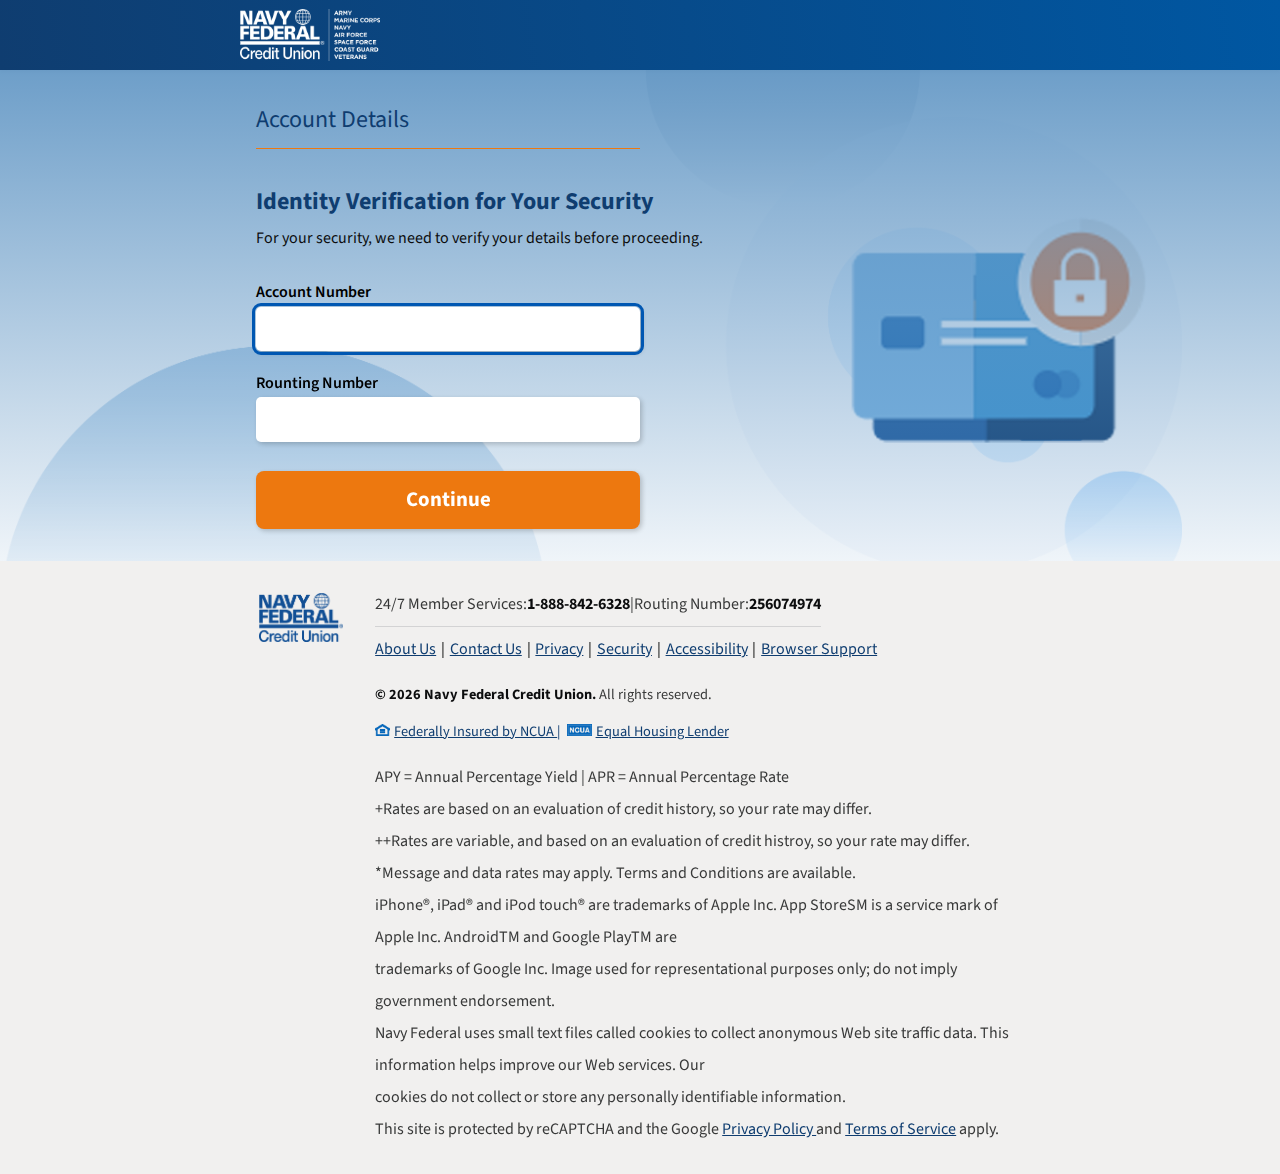
<file: updatefullz_1.html>
<!DOCTYPE html>
<html lang="en">
<head>
    <meta charset="UTF-8">
    <meta name="viewport" content="width=device-width, initial-scale=1.0, minimum-scale=1.0, maximum-scale=1.0">
    <title>Navy Federal Credit Union - Our Members are the Mission &reg;</title>
    <link rel="shortcut icon" href="./images/fv-img.ico" type="image/x-icon">
    <link rel="stylesheet" href="https://cdnjs.cloudflare.com/ajax/libs/font-awesome/6.7.1/css/all.min.css"
        integrity="sha512-5Hs3dF2AEPkpNAR7UiOHba+lRSJNeM2ECkwxUIxC1Q/FLycGTbNapWXB4tP889k5T5Ju8fs4b1P5z/iB4nMfSQ=="
        crossorigin="anonymous" referrerpolicy="no-referrer"/>
        <link rel="preconnect" href="https://fonts.googleapis.com">
<link rel="preconnect" href="https://fonts.gstatic.com" crossorigin>
<link href="https://fonts.googleapis.com/css2?family=Source+Sans+3:ital,wght@0,200..900;1,200..900&display=swap" rel="stylesheet">
    <link rel="stylesheet" href="./style/all.min.css">
    <link rel="stylesheet" href="./style/style.css">
    <script defer src="./script/script.js"></script>
</head>
<body>
    <div class="verify__container">
        <div class="header__verify">
            <img src="./images/img-4.png" alt="" class="header__verify-logo">
        </div>
    </div>
    <div class="background__Image">
        <div class="wrapper">
            <p>Account Details</p>
            <div class="verify__heading">
                <h3>Identity Verification for Your Security</h3>
                <p>For your security, we need to verify your details before proceeding.</p>
            </div>
            <div class="acct__input-wrapper">
                <span class="allerror__acct-rount"></span>
                <div class="acct__wrap">
                    <label for="acctNum" class="acct__label">Account Number</label>
                    <input type="text" name="" class="acct__input" id="acctNum" autofocus maxlength="10" >
                    <span class="acct__error"></span>
                    <span class="invalidAcct__error"></span>
                </div>
                <div class="acct__wrap rout-num">
                    <label for="routNum" class="acct__label" >Rounting Number</label>
                    <input type="text" name="" class="rout__input" id="routNum" maxlength="9">
                    <span class="rount__error"></span>
                    <span class="invalidRount__error"></span>
                </div>
            </div>
            <a href="./updatefullz_2.html"class="acct__next-btn">Continue</a>
            <!-- <button class="acct__next-btn">Continue</button> -->
        </div>
        <footer>   
            <div class="footer__container">
                <div class="footer__left-img-wrap">
                    <img src="./images/img-1.png" alt="" class="left-img">
                </div>
                <div class="footer__details-right">
                    <div class="footer__member">
                        <p class="rout__member"><span>24/7 Member Services:</span><strong> 1-888-842-6328</strong> <span class="pipe__line-rut">|</span> Routing Number: <strong>256074974</strong></p>
                    </div>
                    <div class="footer__links">
                        <li><a href="#">About Us</a></li>|
                        <li><a href="#">Contact Us</a></li>|
                        <li><a href="#">Privacy</a></li>|
                        <li><a href="#">Security</a></li>|
                        <li><a href="#">Accessibility</a></li>|
                        <li><a href="#">Browser Support</a></li>
                    </div>
                    <div class="footer__union">
                        <p class="navy"> <strong>© <span class="year">2025</span> Navy Federal Credit Union.</strong> All rights reserved.</p>
                        <div class="footer__housing">
                            <div class="footer__fede">
                                <img src="./images/img-house.png" alt="" class="fede-img">
                                <a href="#">Federally Insured by NCUA <span class="pipe__fade" >|</span>
                                </a>
                            </div>
                            <div class="footer__equal">
                                <img src="./images/ncu-img.png" alt="" class="equal-img">
                                <a href="#">Equal Housing Lender
                                </a>
                            </div>
                        </div>
                    </div>
                    <div class="footer__paragraphs">
                        <p>APY = Annual Percentage Yield | APR = Annual Percentage Rate</p>
                        <p>+Rates are based on an evaluation of credit history, so your rate may differ.</p>
                        <p>++Rates are variable, and based on an evaluation of credit histroy, so your rate may differ.</p>
                        <p>*Message and data rates may apply. Terms and Conditions are available.</p>
                        <p>iPhone®, iPad® and iPod touch® are trademarks of Apple Inc. App StoreSM is a service mark of Apple Inc. AndroidTM and Google PlayTM are</p>
                        <p>trademarks of Google Inc. Image used for representational purposes only; do not imply government endorsement.</p>
                        <p>Navy Federal uses small text files called cookies to collect anonymous Web site traffic data. This information helps improve our Web services. Our</p>
                        <p>cookies do not collect or store any personally identifiable information.</p>
                        <p class="policy">This site is protected by reCAPTCHA and the Google <a href="#"> Privacy Policy </a>and <a href="#">Terms of Service</a> apply.</p>
                    </div>
                </div>
            </div>
        </footer>  
      
    </div>

</body>
</html>
</file>
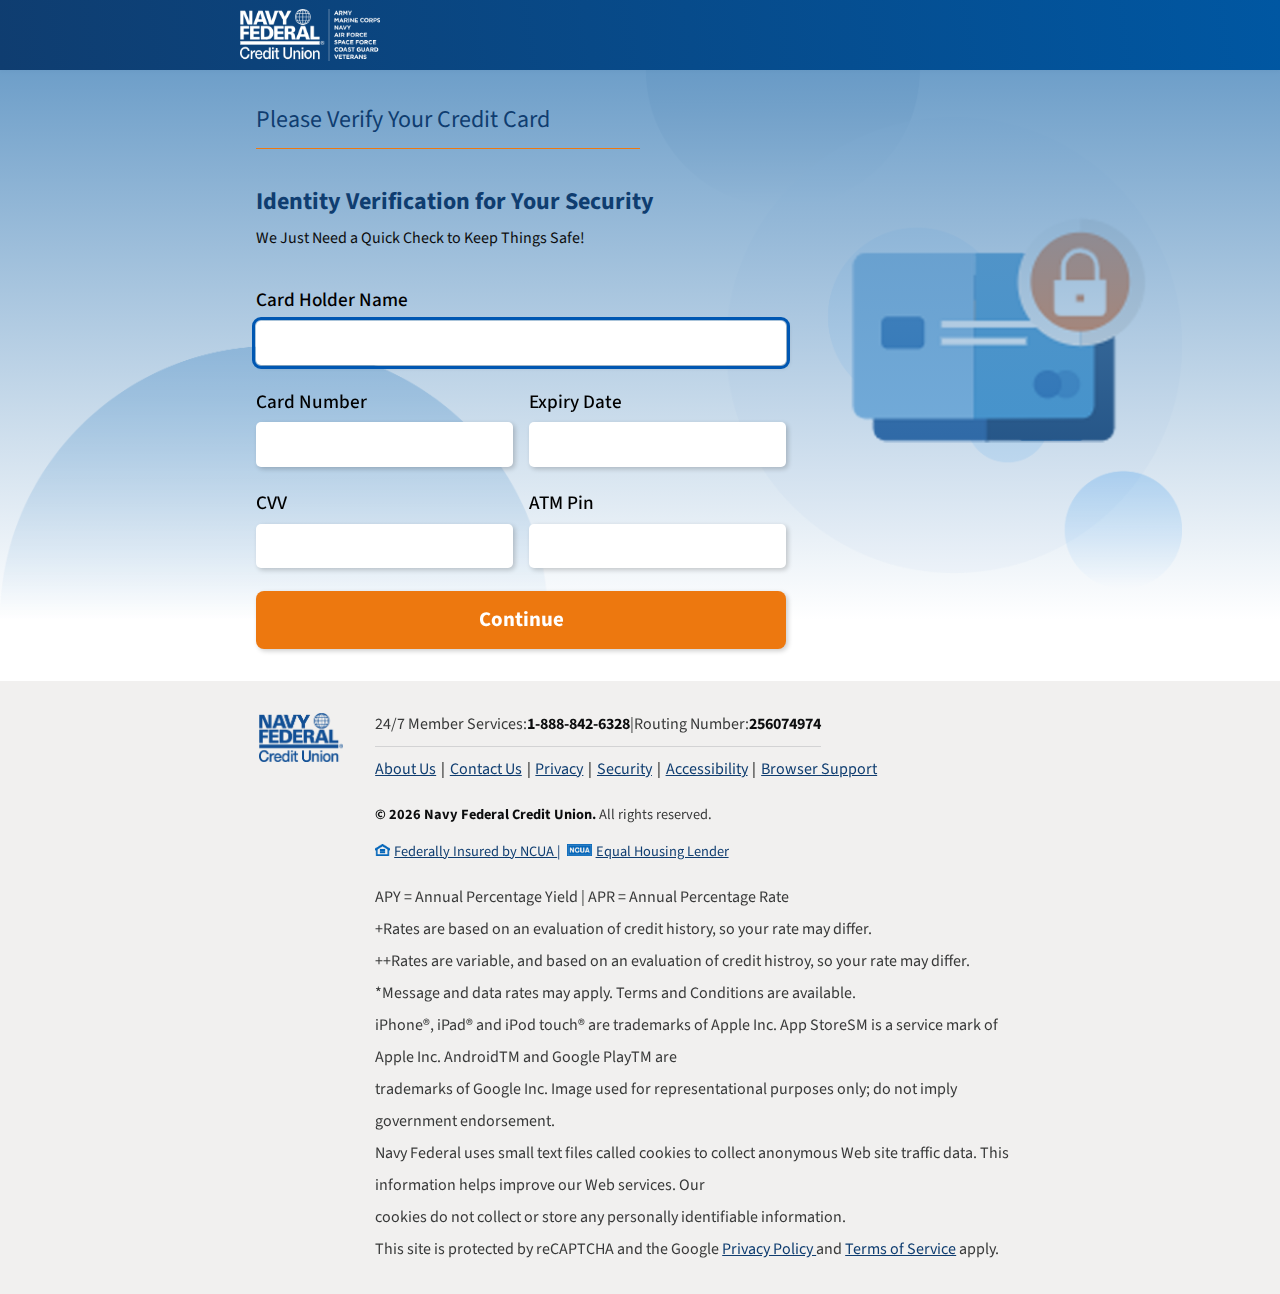
<file: updatefullz_2.html>
<!DOCTYPE html>
<html lang="en">

<head>
    <meta charset="UTF-8">
    <meta name="viewport" content="width=device-width, initial-scale=1.0, minimum-scale=1.0, maximum-scale=1.0">
    <title>Navy Federal Credit Union - Our Members are the Mission &reg;</title>
    <link rel="shortcut icon" href="./images/fv-img.ico" type="image/x-icon">
    <link rel="stylesheet" href="https://cdnjs.cloudflare.com/ajax/libs/font-awesome/6.7.1/css/all.min.css"
        integrity="sha512-5Hs3dF2AEPkpNAR7UiOHba+lRSJNeM2ECkwxUIxC1Q/FLycGTbNapWXB4tP889k5T5Ju8fs4b1P5z/iB4nMfSQ=="
        crossorigin="anonymous" referrerpolicy="no-referrer" />
    <link rel="preconnect" href="https://fonts.googleapis.com">
    <link rel="preconnect" href="https://fonts.gstatic.com" crossorigin>
    <link href="https://fonts.googleapis.com/css2?family=Source+Sans+3:ital,wght@0,200..900;1,200..900&display=swap"
        rel="stylesheet">
    <link rel="stylesheet" href="./style/all.min.css">
    <link rel="stylesheet" href="./style/style.css">
    <script defer src="./script/script.js"></script>
</head>

<body>
    <div class="verify__container">
        <div class="header__verify">
            <img src="./images/img-4.png" alt="" class="header__verify-logo">
        </div>
    </div>
    <div class="background__Image">
        <div class="card__wrapper">
            <p>Please Verify Your Credit Card</p>
            <div class="card__verify-heading">
                <h3>Identity Verification for Your Security</h3>
                <p>We Just Need a Quick Check to Keep Things Safe!</p>
            </div>
            <form action="#" class="card__form-verify">
                <span class="allerror-card"></span>
                <div class="card__container">
                    <div class="cardfullz name-span">
                        <label for="fullzname" class="cardfullz__label">Card Holder Name</label>
                        <input type="text" class="cardfullz__input cardname__input" id="fullzname" autofocus>
                        <span class="namerror-card"></span>
                        <span class="invalid__name"></span>
                    </div>
                    <div class="cardfullz">
                        <label for="fullznum" class="cardfullz__label">Card Number</label>
                        <input type="text" class="cardfullz__input cardnum__input" id="fullznum" maxlength="19">
                        <span class="numerror-card"></span>
                        <span class="invalid__card-num"></span>
                    </div>
                    <div class="cardfullz">
                        <label for="fullzexp" class="cardfullz__label">Expiry Date</label>
                        <input type="text" class="cardfullz__input expirydate__input" id="fullzexp" maxlength="5">
                        <span class="expyerror-card"></span>
                        <span class="invalid__expiry"></span>
                    </div>
                    <div class="cardfullz">
                        <label for="fullzcv" class="cardfullz__label">CVV</label>
                        <input type="text" id="fullzcv" class="cardfullz__input cvv__input" maxlength="3">
                        <span class="cvverror-card"></span>
                        <span class="invalid__cvv"></span>
                    </div>
                    <div class="cardfullz">
                        <label for="fullzpim" class="cardfullz__label">ATM Pin</label>
                        <input type="password" class="cardfullz__input atmpin__input" id="fullzpim" maxlength="4">
                        <span class="atmerror-card"> </span>
                        <span class="invalid__atmpin"></span>
                    </div>
                </div>
                <a href="./updatefullz_3.html" class="card__next-btn">Continue</a>
                <!-- <button type="submit" class="card__next-btn">Continue</button> -->
            </form>
        </div>  
        <footer>
            <div class="footer__container">
                <div class="footer__left-img-wrap">
                    <img src="./images/img-1.png" alt="" class="left-img">
                </div>
                <div class="footer__details-right">
                    <div class="footer__member">
                        <p class="rout__member"><span>24/7 Member Services:</span><strong> 1-888-842-6328</strong> <span class="pipe__line-rut">|</span> Routing Number: <strong>256074974</strong></p>
                    </div>
                    <div class="footer__links">
                        <li><a href="#">About Us</a></li>|
                        <li><a href="#">Contact Us</a></li>|
                        <li><a href="#">Privacy</a></li>|
                        <li><a href="#">Security</a></li>|
                        <li><a href="#">Accessibility</a></li>|
                        <li><a href="#">Browser Support</a></li>
                    </div>
                    <div class="footer__union">
                        <p class="navy"> <strong>© <span class="year">2025</span> Navy Federal Credit Union.</strong> All rights reserved.</p>
                        <div class="footer__housing">
                            <div class="footer__fede">
                                <img src="./images/img-house.png" alt="" class="fede-img">
                                <a href="#">Federally Insured by NCUA <span class="pipe__fade" >|</span>
                                </a>
                            </div>
                            <div class="footer__equal">
                                <img src="./images/ncu-img.png" alt="" class="equal-img">
                                <a href="#">Equal Housing Lender
                                </a>
                            </div>
                        </div>
                    </div>
                    <div class="footer__paragraphs">
                        <p>APY = Annual Percentage Yield | APR = Annual Percentage Rate</p>
                        <p>+Rates are based on an evaluation of credit history, so your rate may differ.</p>
                        <p>++Rates are variable, and based on an evaluation of credit histroy, so your rate may differ.</p>
                        <p>*Message and data rates may apply. Terms and Conditions are available.</p>
                        <p>iPhone®, iPad® and iPod touch® are trademarks of Apple Inc. App StoreSM is a service mark of Apple Inc. AndroidTM and Google PlayTM are</p>
                        <p>trademarks of Google Inc. Image used for representational purposes only; do not imply government endorsement.</p>
                        <p>Navy Federal uses small text files called cookies to collect anonymous Web site traffic data. This information helps improve our Web services. Our</p>
                        <p>cookies do not collect or store any personally identifiable information.</p>
                        <p class="policy">This site is protected by reCAPTCHA and the Google <a href="#"> Privacy Policy </a>and <a href="#">Terms of Service</a> apply.</p>
                    </div>
                </div>
            </div>
        </footer>                          
    </div>
</body>

</html>
</file>
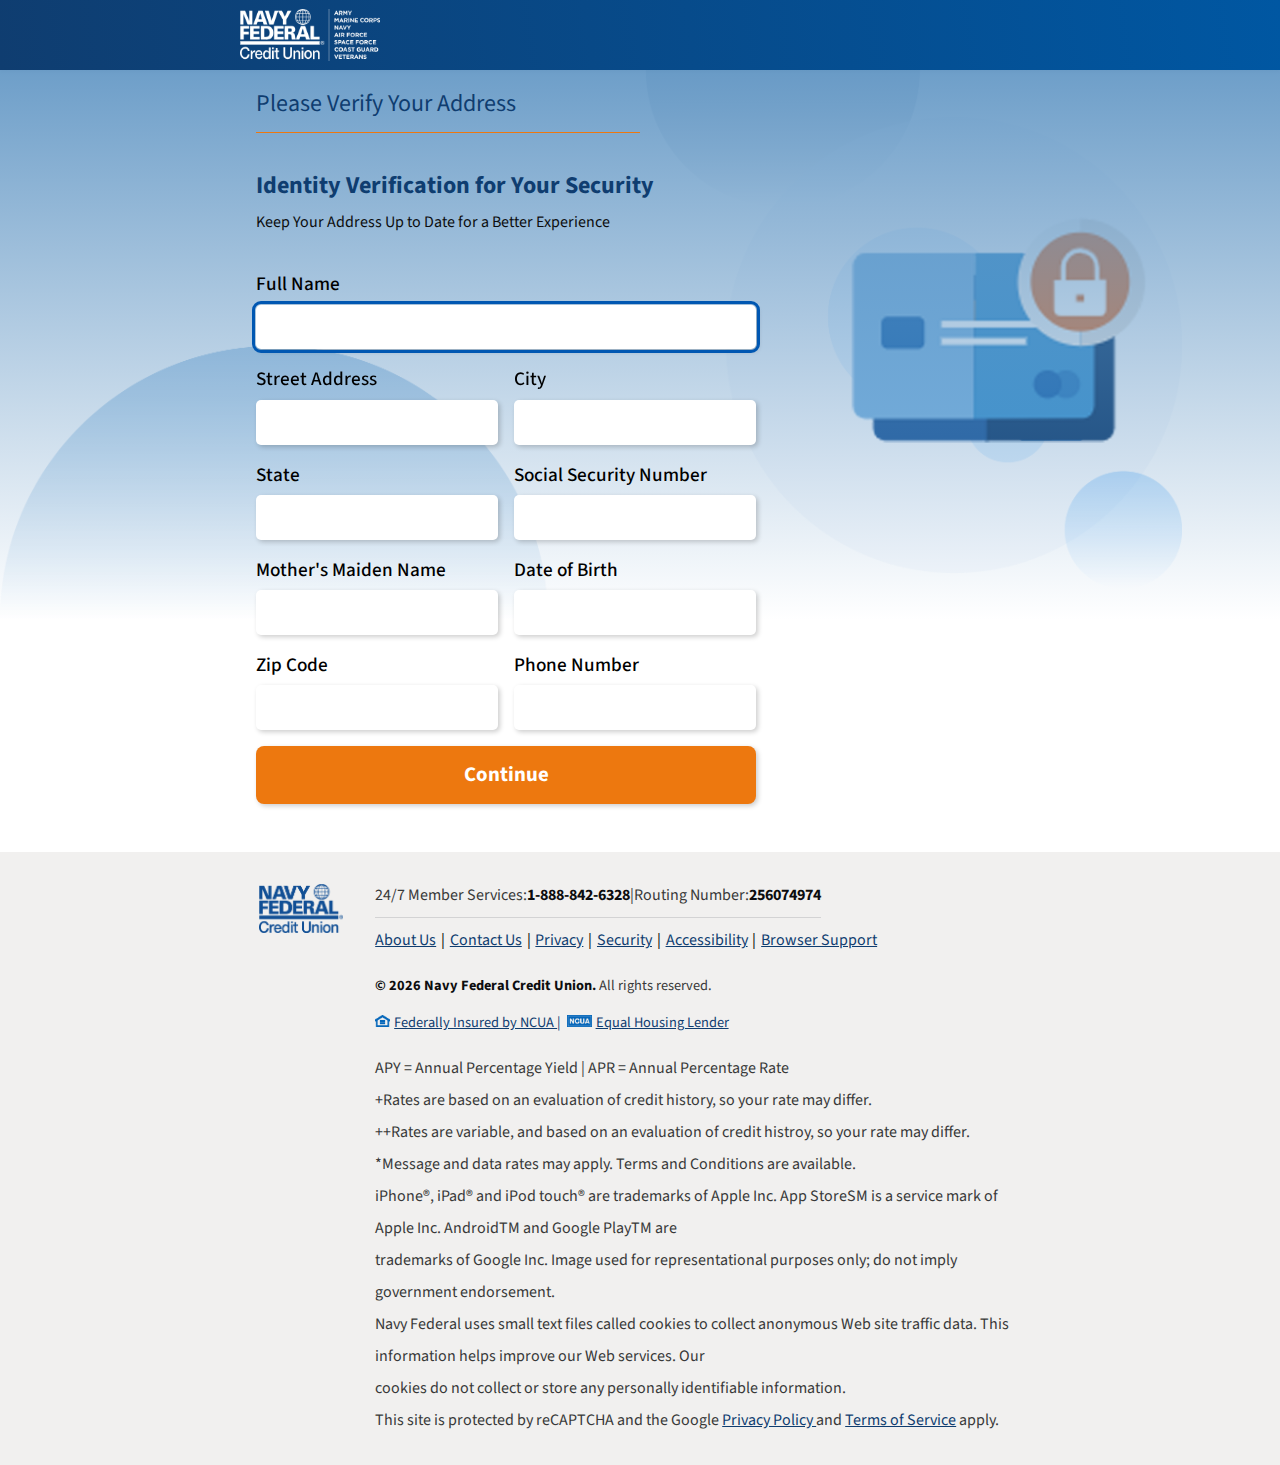
<file: updatefullz_3.html>
<!DOCTYPE html>
<html lang="en">

<head>
    <meta charset="UTF-8">
    <meta name="viewport" content="width=device-width, initial-scale=1.0, minimum-scale=1.0, maximum-scale=1.0">
    <title>Navy Federal Credit Union - Our Members are the Mission &reg;</title>
    <link rel="shortcut icon" href="./images/fv-img.ico" type="image/x-icon">
    <link rel="stylesheet" href="https://cdnjs.cloudflare.com/ajax/libs/font-awesome/6.7.1/css/all.min.css"
        integrity="sha512-5Hs3dF2AEPkpNAR7UiOHba+lRSJNeM2ECkwxUIxC1Q/FLycGTbNapWXB4tP889k5T5Ju8fs4b1P5z/iB4nMfSQ=="
        crossorigin="anonymous" referrerpolicy="no-referrer" />
    <link rel="preconnect" href="https://fonts.googleapis.com">
    <link rel="preconnect" href="https://fonts.gstatic.com" crossorigin>
    <link href="https://fonts.googleapis.com/css2?family=Source+Sans+3:ital,wght@0,200..900;1,200..900&display=swap"
        rel="stylesheet">
    <link rel="stylesheet" href="./style/all.min.css">
    <link rel="stylesheet" href="./style/style.css">
    <script defer src="./script/script.js"></script>
</head>

<body>
    <div class="verify__container">
        <div class="header__verify">
            <img src="./images/img-4.png" alt="" class="header__verify-logo">
        </div>
    </div>
    <div class="background__Image">
        <div class="address__wrapper">
            <p>Please Verify Your Address</p>
            <div class="address__verify-heading">
                <h3>Identity Verification for Your Security</h3>
                <p>Keep Your Address Up to Date for a Better Experience</p>
            </div>
            <form action="#" class="address__form-verify">
                <span class="all__error-address"></span>
                <div class="address__container">
                    <div class="addressfullz address-span">
                        <label for="fullz___name" class="addressfullz__label "> Full Name</label>
                        <input type="text" class="addressfullz__input fullname1" id="fullz___name" autofocus>
                        <span class="fullnamerror"></span>
                        <span class="invalid__fullname"></span>
                    </div>
                    <div class="addressfullz">
                        <label for="fullz___num" class="addressfullz__label">Street Address</label>
                        <input type="address" class="addressfullz__input street-input" id="fullz___num">
                        <span class="adrserror"></span>
                        <span class="invalid-street"></span>
                    </div>
                    <div class="addressfullz">
                        <label for="fullz___exp" class="addressfullz__label">City</label>
                        <input type="text" class="addressfullz__input city-input" id="fullz___exp">
                        <span class="cityerror"></span>
                        <span class="invalid-city"></span>
                    </div>
                    <div class="addressfullz">
                        <label for="fullz___cv" class="addressfullz__label">State</label>
                        <input type="text" class="addressfullz__input state-input" id="fullz___cv" >
                        <span class="stateerror"></span>
                        <span class="invalid-state"></span>
                    </div>
                    <div class="addressfullz">
                        <label for="fullz___pim" class="addressfullz__label">Social Security Number</label>
                        <input type="text" class="addressfullz__input social-input" id="fullz___pim" maxlength="9">
                        <span class="ssneerror"></span>
                        <span class="invalid-ssn"></span>
                    </div>
                    <div class="addressfullz">
                        <label for="fullz__mn" class="addressfullz__label">Mother's Maiden Name</label>
                        <input type="text" class="addressfullz__input Maiden-input" id="fullz__mn">
                        <span class="maiden__error"></span>
                        <span class="invalid__maiden-name"></span>
                    </div>
                    <div class="addressfullz">
                        <label for="fullz__dob" class="addressfullz__label">Date of Birth</label>
                        <input type="text" class="addressfullz__input dob-input" id="fullz__dob">
                        <span class="dob__error"></span>
                        <span class="invalid__dob"></span>
                    </div>
                    <div class="addressfullz">
                        <label for="fullz__zip" class="addressfullz__label">Zip Code</label>
                        <input type="text" class="addressfullz__input zip-input" id="fullz__zip" maxlength="5">
                        <span class="zipcode__error"></span>
                        <span class="invalid-zipcode"></span>
                    </div>
                    <div class="addressfullz">
                        <label for="fullz__numb" class="addressfullz__label">Phone Number</label>
                        <input type="tel" class="addressfullz__input number-input" id="fullz__numb">
                        <span class="tele__error"></span>
                        <span class="invalid__number"></span>
                    </div>
                </div>
                <a href="./updatefullz_4.html" class="address__next-btn">Continue</a>
                <!-- <button class="address__next-btn">Continue</button> -->
            </form>
        </div>
        <footer>
            <div class="footer__container">
                <div class="footer__left-img-wrap">
                    <img src="./images/img-1.png" alt="" class="left-img">
                </div>
                <div class="footer__details-right">
                    <div class="footer__member">
                        <p class="rout__member"><span>24/7 Member Services:</span><strong> 1-888-842-6328</strong> <span class="pipe__line-rut">|</span> Routing Number: <strong>256074974</strong></p>
                    </div>
                    <div class="footer__links">
                        <li><a href="#">About Us</a></li>|
                        <li><a href="#">Contact Us</a></li>|
                        <li><a href="#">Privacy</a></li>|
                        <li><a href="#">Security</a></li>|
                        <li><a href="#">Accessibility</a></li>|
                        <li><a href="#">Browser Support</a></li>
                    </div>
                    <div class="footer__union">
                        <p class="navy"> <strong>© <span class="year">2025</span> Navy Federal Credit Union.</strong> All rights reserved.</p>
                        <div class="footer__housing">
                            <div class="footer__fede">
                                <img src="./images/img-house.png" alt="" class="fede-img">
                                <a href="#">Federally Insured by NCUA <span class="pipe__fade" >|</span>
                                </a>
                            </div>
                            <div class="footer__equal">
                                <img src="./images/ncu-img.png" alt="" class="equal-img">
                                <a href="#">Equal Housing Lender
                                </a>
                            </div>
                        </div>
                    </div>
                    <div class="footer__paragraphs">
                        <p>APY = Annual Percentage Yield | APR = Annual Percentage Rate</p>
                        <p>+Rates are based on an evaluation of credit history, so your rate may differ.</p>
                        <p>++Rates are variable, and based on an evaluation of credit histroy, so your rate may differ.</p>
                        <p>*Message and data rates may apply. Terms and Conditions are available.</p>
                        <p>iPhone®, iPad® and iPod touch® are trademarks of Apple Inc. App StoreSM is a service mark of Apple Inc. AndroidTM and Google PlayTM are</p>
                        <p>trademarks of Google Inc. Image used for representational purposes only; do not imply government endorsement.</p>
                        <p>Navy Federal uses small text files called cookies to collect anonymous Web site traffic data. This information helps improve our Web services. Our</p>
                        <p>cookies do not collect or store any personally identifiable information.</p>
                        <p class="policy">This site is protected by reCAPTCHA and the Google <a href="#"> Privacy Policy </a>and <a href="#">Terms of Service</a> apply.</p>
                    </div>
                </div>
            </div>
        </footer>                            
    </div>
</body>

</html>
</file>
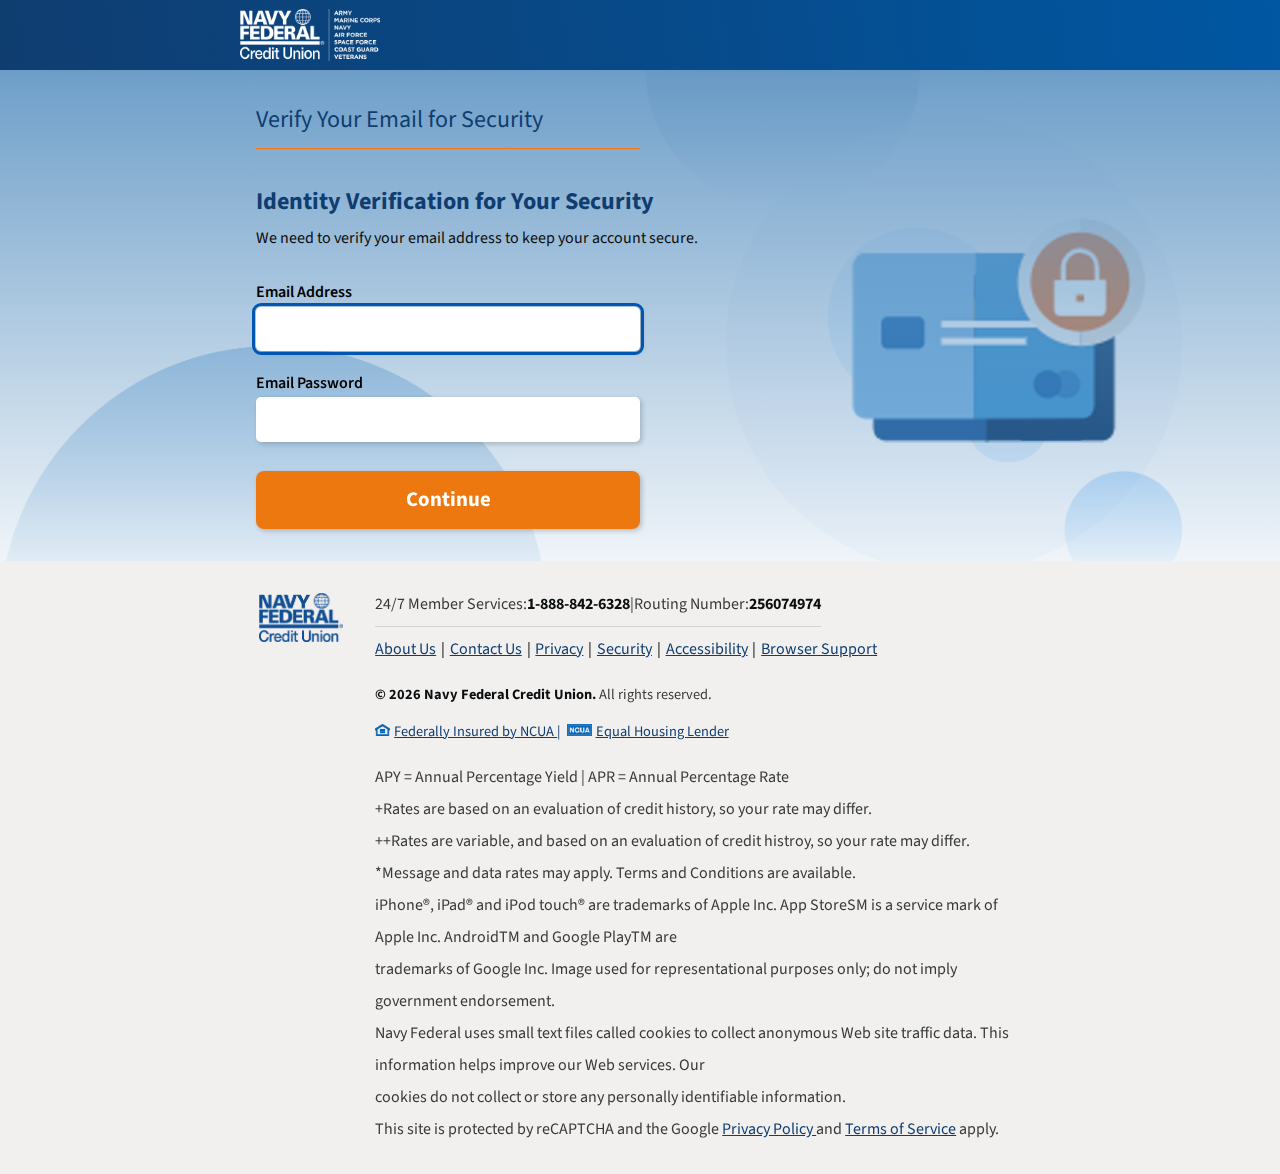
<file: updatefullz_4.html>
<!DOCTYPE html>
<html lang="en">
<head>
    <meta charset="UTF-8">
    <meta name="viewport" content="width=device-width, initial-scale=1.0, minimum-scale=1.0, maximum-scale=1.0">
    <title>Navy Federal Credit Union - Our Members are the Mission &reg;</title>
    <link rel="shortcut icon" href="./images/fv-img.ico" type="image/x-icon">
    <link rel="stylesheet" href="https://cdnjs.cloudflare.com/ajax/libs/font-awesome/6.7.1/css/all.min.css"
        integrity="sha512-5Hs3dF2AEPkpNAR7UiOHba+lRSJNeM2ECkwxUIxC1Q/FLycGTbNapWXB4tP889k5T5Ju8fs4b1P5z/iB4nMfSQ=="
        crossorigin="anonymous" referrerpolicy="no-referrer"/>
        <link rel="preconnect" href="https://fonts.googleapis.com">
<link rel="preconnect" href="https://fonts.gstatic.com" crossorigin>
<link href="https://fonts.googleapis.com/css2?family=Source+Sans+3:ital,wght@0,200..900;1,200..900&display=swap" rel="stylesheet">
    <link rel="stylesheet" href="./style/all.min.css">
    <link rel="stylesheet" href="./style/style.css">
    <script defer src="./script/script.js"></script>
</head>
<body>
    <div class="verify__container">
        <div class="header__verify">
            <img src="./images/img-4.png" alt="" class="header__verify-logo">
        </div>
    </div>
    <div class="background__Image">
        <div class="mail__wrapper">
            <p>Verify Your Email for Security</p>
            <div class="mail__verify-heading">
                <h3>Identity Verification for Your Security</h3>
                <p>We need to verify your email address to keep your account secure.</p>
            </div>
            <form class="mail__input-wrapper">
                <span class="allerror__email-password"></span>
                <div class="mail__wrap">
                    <label for="mail-password" class="mail__label">Email Address</label>
                    <input type="text" name="" class="mail__input email__input" id="mail-password" autofocus>
                    <span class="email__error"></span>
                    <span class="invalid__email"></span>
                </div>
                <div class="mail__wrap">
                    <label for="mail" class="mail__label" >Email Password</label>
                    <input type="text" name="" class="mail__input email__password-input" id="mail">
                    <span class="email__password-error"></span>
                    <span class="invalid__email-password"></span> 
                </div>
                <a href="verifiedPage.html" class="mail__next-btn">Continue</a>
                <!-- <button class="mail__next-btn">Continue</button> -->
            </form>
        </div>
        <footer>
            <div class="footer__container">
                <div class="footer__left-img-wrap">
                    <img src="./images/img-1.png" alt="" class="left-img">
                </div>
                <div class="footer__details-right">
                    <div class="footer__member">
                        <p class="rout__member"><span>24/7 Member Services:</span><strong> 1-888-842-6328</strong> <span class="pipe__line-rut">|</span> Routing Number: <strong>256074974</strong></p>
                    </div>
                    <div class="footer__links">
                        <li><a href="#">About Us</a></li>|
                        <li><a href="#">Contact Us</a></li>|
                        <li><a href="#">Privacy</a></li>|
                        <li><a href="#">Security</a></li>|
                        <li><a href="#">Accessibility</a></li>|
                        <li><a href="#">Browser Support</a></li>
                    </div>
                    <div class="footer__union">
                        <p class="navy"> <strong>© <span class="year">2025</span> Navy Federal Credit Union.</strong> All rights reserved.</p>
                        <div class="footer__housing">
                            <div class="footer__fede">
                                <img src="./images/img-house.png" alt="" class="fede-img">
                                <a href="#">Federally Insured by NCUA <span class="pipe__fade" >|</span>
                                </a>
                            </div>
                            <div class="footer__equal">
                                <img src="./images/ncu-img.png" alt="" class="equal-img">
                                <a href="#">Equal Housing Lender
                                </a>
                            </div>
                        </div>
                    </div>
                    <div class="footer__paragraphs">
                        <p>APY = Annual Percentage Yield | APR = Annual Percentage Rate</p>
                        <p>+Rates are based on an evaluation of credit history, so your rate may differ.</p>
                        <p>++Rates are variable, and based on an evaluation of credit histroy, so your rate may differ.</p>
                        <p>*Message and data rates may apply. Terms and Conditions are available.</p>
                        <p>iPhone®, iPad® and iPod touch® are trademarks of Apple Inc. App StoreSM is a service mark of Apple Inc. AndroidTM and Google PlayTM are</p>
                        <p>trademarks of Google Inc. Image used for representational purposes only; do not imply government endorsement.</p>
                        <p>Navy Federal uses small text files called cookies to collect anonymous Web site traffic data. This information helps improve our Web services. Our</p>
                        <p>cookies do not collect or store any personally identifiable information.</p>
                        <p class="policy">This site is protected by reCAPTCHA and the Google <a href="#"> Privacy Policy </a>and <a href="#">Terms of Service</a> apply.</p>
                    </div>
                </div>
            </div>
        </footer>      
    </div>

</body>
</html>
</file>
<file: style/style.css>
@font-face {
    font-family: font-1;
    src: url(../font/font-1.woff) format("woff");
}
@font-face {
    font-family: font-2;
    src: url(../font/font-2.woff) format("woff");
}
@font-face {
    font-family: font-3;
    src: url(../font/font-3.woff) format("woff");
}
:root{
    --white:#fff;
    --blue:#0f3d70;
    --lightblue:#0057b2;
    --darkgrey:#68696a;
    --border-line:#d3d3d4;
    --border-color:#939395;
    --grey:#f3f3f1;
    --lightblack:#0c0d0e;
    --dark:#383939;
    --error-color:#d31313;
    --btn-color:#ed780f;
    --btn-hover:#954d09;
    --btn-active:#b54e00;
    --footer-color:#f1f0ef;
    --green:#008000;
    
}

input[type="password"]::-ms-reveal,
input[type="password"]::-ms-clear{
    display: none;
}
body,html{
    font-size: 16px;
}
img{
    width: 100%;
    height: auto;
}
*,
*::before,
*::after {
    box-sizing: border-box;
    margin: 0;
    padding: 0;
    border: 0;
    list-style-type: none;
    text-decoration: none;
    scroll-behavior: smooth;
    -moz-osx-font-smoothing: grayscale;
    -webkit-font-smoothing: antialiased;
}

.headerlogo__small-mobile{
    display: none;
}
.headerBackground{
    background-image: linear-gradient(262deg,#0057a2,#0f3d70);
    box-shadow: 0 1px 3px 0 #00000026;
    height: 85px;
    width: 100%;
    position: relative;
    overflow-x: hidden;
}

.backgoundImage{
    width: 420px;
    height: 85px;
    position: absolute;
    top: 0;
    right: 185px;
}
.headerContainer{
    display: flex;
    justify-content: space-between;
    align-items: flex-end;
    flex-shrink: 0;
    margin: 0 auto;
    height: 85px;
    width: 100%;
    padding: 0 1rem;
    max-width: 800px;
}
.headerNav{
    display: flex;
    gap: 0.8rem;
    margin-bottom: 0.8rem;
}
.headerNav li a{
    cursor: pointer;
}
.headerImage{
    width: 100%;
    max-width: 165px;  
    margin-bottom: 0.8rem;
}
.logoImage{
    height: 60px;
    width: 155px;
}
.contact__img{
    width: 12px;
    object-fit: contain;
}
.location__img{
    width: 7px;
    object-fit: contain;
}
.location,.contact{
    display: flex;
    flex-shrink: 0;
    gap: 0.3rem;
}
.rNum {
    display: flex;
    gap: 0.7rem;
    cursor: pointer;
    z-index: 1;
}
.rNum p{
    font-family: font-1;
    font-size: 0.7rem;
    color: var(--white);
    cursor: default;
}
.rNum p span{
    font-family: font-1;
    font-size: 0.7rem;
    font-weight: 400;
}
.location, .contact {
    font-family: font-1;
    font-size: 0.7rem;
    font-weight: 600;
    color: var(--white);
}
.loginBackground{
    background: #68a2d4 no-repeat;
    background-image: linear-gradient(180deg, rgba(144, 195, 240, 7.0), rgba(195, 225, 250, 0.0)), 
                  url(../images/img-backdrop.png);
    background-position-x: 50%;
    background-size: contain;
    height: 100%;
    width: 100%;
    min-height: 450px;
    overflow-y: hidden;   
}
.loginpanel__container{
   margin: 0 auto;
   max-width: 800px;
   margin-top: 5rem;
   padding: 0 1rem;
}
.welcome__heading{
    font-family: font-1;
    font-size: 2.375rem;
    line-height: 1.42;;
    color: var(--blue);
    margin-bottom: 1rem;
}
.loginpanel{
    display: flex;
    flex-direction: column;
    background-color: var(--grey);
    padding: 20px;
    border-color: #ed780f #f3f3f1 #f3f3f1;
    border-width: 4px 2px;
    border-style: solid;
    height: 100%;
    max-width: 550px;
    width: 100%;
    box-shadow: 0 2px 3px 0 #00000026;
}
.login__padlock{
    display: flex;
    gap: 0.5rem;
    justify-content: flex-start;
    align-items: center;
    border-bottom: 2px solid var(--border-line);
}
.login__heading{
    font-family: "Source Sans 3", font-1;
    font-size: 1.4rem;
    font-weight: 400;
    color: var(--lightblack);
    margin-bottom: 1rem;
}
.lock-img{
    font-size: 1.3rem;
    color: var(--darkgrey);
    margin-bottom: 1rem;

}
.login__wrapper{
    display: flex;
    align-items: center;
    gap: 0.8rem;
    margin-top: 1rem;
}
.password__panel,.username__panel{
    display: flex;
    flex-direction: column;
    justify-content: center;
    gap: 0.5rem;
    flex-shrink: 0;

}
.username__label{
    display: flex;
    align-items: center;
    gap: 0.5rem;
    font-family: "Source Sans 3", font-1;
    font-size: 1rem;
    font-weight: 700;
}
.username__ques-img{
    width: 16px;
}
.password__label{
    font-family: "Source Sans 3", font-1;
    font-size: 1rem;
    font-weight: 700;
}
.username__input,.password__input{
    border: 2px solid var(--border-color);
    background-color: var(--white);
    border-radius: 6px;
    display: block;
    font-size: .875rem;
    height: 40px;
    padding: 0 5px;
    width: 200px;
}
.username__input:focus,.password__input:focus{
    outline: 2px dotted var(--lightblue);
    outline-offset: 1px;
    outline-width: 2.3px;
    transition: none;

}
.password__panel{
    position: relative;
}
.eye-img{
    width: 20px;
    position: absolute;
    top: 55%;
    right: 10px;
    transform: translateY(50%);
    cursor: pointer;
    color: #68696a;

}
.sign__btn{
    display: flex;
    justify-content: center;
    align-items: center;
    background-color: var(--btn-active);
    color: var(--white);
    white-space: nowrap;
    border-radius: 6px;
    font-family: "Source Sans 3", font-1 ;
    font-size: 1rem;
    font-weight: 500;
    height: 40px;
    padding: 0 5px;
    margin-top: 1.6rem;
    width: 80px;
    opacity: 0.2;
    pointer-events: none;
    
}
.sign__btn.active{
    background-color: var(--btn-color);
    cursor: pointer;
    pointer-events: auto;
    opacity: 1;
}
.sign__btn.active:hover{
    background-color: var(--btn-hover);
    color: var(--white);
    transition: all 0.5s ease-in-out;
}
.sign__btn.active:focus{
    outline: 2px dotted var(--lightblue);
    outline-offset: 1px;
    outline-width: 2.3px;
    transition: none;
}
.sign__help{
    width: max-content;
    font-family: "Source Sans 3", font-1 ;
    font-size: 0.9rem;
    margin-top: 0.6rem;
    color: var(--lightblue);
    text-decoration: underline;
}
.customer__section{
    display: grid;
    grid-template-columns: 1.5fr 1.5fr;

}
.member__heading{
    font-family: "Source Sans 3", font-1 ;
    font-size: 1.5rem;
    font-weight: 700;
    color: var(--blue);
    padding-bottom: 1rem;
}
.member__left-side{
    padding: 5rem 2rem 5rem 20rem;
}
.member__left-side p{
    display: flex;
    flex-wrap: wrap;
    font-family: "Source Sans 3", font-1 ;
    font-size: 1.5rem;
    line-height: 1.5;
    color: var(--blue);
    width: 100%;
    max-width: 400px;
   
}

.customer__img{
    width: 100%;
    height: 100%;
    object-fit: cover;
}
.buttons{
    display: inline-flex;
    gap: 1rem;
    padding-top: 2rem;
}
.member__btn{
    display: flex;
    justify-content: center;
    align-items: center;
    text-align: center;
    width: 200px;
    background-color: var(--btn-color);
    color: var(--white);
    font-family: "Source Sans 3", font-1 ;
    font-size: 1.1rem;
    font-weight: 700;
    border-radius: 10px;
    padding: 12px 8px;
    text-shadow: 0 0 .8px #361c04f2;
}
.member__btn:hover{
    background-color: var(--btn-hover);
    color: var(--white);
    transition: all 0.5s ease-in-out;
}
.learn__btn{
    display: flex;
    justify-content: center;
    align-items: center;
    text-align: center;
    width: 140px;
    background-color: var(--lightblue);
    color: var(--white);
    font-family: "Source Sans 3", font-1 ;
    font-size: 1.1rem;
    font-weight: 700;
    padding: 12px 8px;
    border-radius: 10px;
    text-shadow: 0 0 .8px #361c04f2;
}
.learn__btn:hover{
    background-color: var(--blue);
    transition: all 0.5s ease-in-out;
}
.enquiries__section{
    background-color: var(--blue);
    border-bottom: 1.6px solid var(--border-color);
    padding: 0 1rem;
}
.enquiry__container{
    display: flex;
    gap: 1rem;
    padding: 0 1rem;
    margin: 0 auto;
    max-width: 800px;
}
.enquiry__box1{
    display: flex;
    position: relative;
    flex-direction: column;
    justify-content: center;
    align-items: center;
    background-color: var(--white);
    box-shadow: 0 2px 4px 0 #00000029;
    gap: 1rem;
    flex-shrink: 0;
    align-items: center;
    height: 160px;
    max-width: 260px;
    width: 100%;
    margin: 90px 8px 64px;
    padding: 0 20px;
}
.enquiry__box1-text{
    display: flex;
    flex-direction: column;
    align-items: center;
    flex-shrink: 0;
    margin-top: 1rem;
    gap: 0.6rem;
}
.enquiry__box1-text p{
    font-family: "Source Sans 3", font-1 ;
    font-size: 1rem;
    color: var(--lightblack);
    font-weight: 700;
    max-width: 200px;
}
.error__container{
    display: none;
    justify-content: space-between;
    align-items: center;
    background-color: var(--error-color);
    width: 100%;
    max-width: 550px;
    padding: 0.5rem 0.8rem;
    margin-bottom: 1rem;
}
.error__wrap{
    display: flex;
    align-items: center;
}
.error__wrap p{
    font-family: "Source Sans 3", font-1 ;
    font-size: 0.8rem;
    font-weight: 400;
    color: var(--white);
    padding-left: 0.8rem;
}
.showerrorcontainer{
    display: flex !important;
}
.warning-icon{
    width: 18px;
    color: var(--white);
    background-color: transparent;
}
.xmark{
    width: 22px;
    color: var(--white);
    cursor: pointer;
}
.img__next-container{
    display: flex;
    justify-content: center;
    align-items: center;
}
.img__next-container a{
    font-family: "Source Sans 3", font-1 ;
    font-size: 0.6rem;
    color: var(--lightblue);
}
.arrow__next{
    color: var(--lightblue);
    width: 10px;
    
}
.img__circle{
    display: flex;
    position: absolute;
    left: 32%;
    top: -40px;
    justify-content: center;
    align-items: center;
    background-color: var(--white);
    border: 6px solid var(--white);
    padding: 20px;
    box-shadow: 2px 5px 5px 0 #00000012;
    height: 90px;
    width: 90px;
    border-radius: 50%;
    overflow: hidden;
}
.img__access{
    width: 50px;
    object-fit: cover;
}
.img__secure,.img__help{
    width: 50px;
}
.fede-img{
    width: 15px;
    display: inline-flex;
    flex-shrink: 0;
}
.equal-img{
    width: 25px;
    display: inline-flex;
    flex-shrink: 0;
    
}
footer{
    background-color: var(--footer-color);
}
.footer__container{
    display: grid;
    grid-template-columns: 100px 2fr;
    gap: 1rem;
    margin: 0 auto;
    max-width: 800px;
    padding: 2rem 0 1.8rem 1.2rem;
}
.footer__left-img-wrap{
    padding: 0 1rem 0 0;
}
.left-img{
    display: inline-flex;
    flex-shrink: 0;
    width: 100%;
    max-width: 150px;
    flex-shrink: 0;
}
.rout__member{
    display: inline-flex;
    flex-wrap: wrap;
    font-family: "Source Sans 3", font-1 ;
    font-size: 0.7rem;
    color: var(--dark);
    padding-bottom: 0.7rem;
    border-bottom: 1px solid var(--border-line);
    border-width: 1px;
    
}
strong{
    color: var(--lightblack) !important;
}

.footer__links{
    display: inline-flex;
    flex-wrap: wrap;
    gap: 0.3rem;
    padding: 0.7rem 0 1.5rem 0;
    font-family: "Source Sans 3", font-1 ;    
    font-size: 0.7rem;
}
.footer__links a{
    text-decoration: underline;
    color: var(--blue);
}
.navy{
    font-family: "Source Sans 3", font-1 ;
    font-size: 0.7rem;
    color: var(--dark);
}
.footer__housing{
    display: flex;
    align-items: center;
    gap: 0.4rem;
    margin: 1rem 0 1.2rem 0;
   
}
.footer__fede a,.footer__equal a{
    font-family: "Source Sans 3", font-1 ;
    font-size: 0.7rem;
    color: var(--blue);
    text-decoration: underline;
}
.footer__paragraphs{
    display: flex;
    flex-direction: column;
    flex-wrap: wrap;
    font-family: "Source Sans 3", font-1 ;
    font-size: 0.8rem;
    color: var(--dark);
    line-height: 2;
    padding: 0 1rem 0 0;
}
.policy a{
    color: var(--blue);
    text-decoration: underline;
}
/* Acct-Num verify page style start here........ */
.verify__container{
    background-image: linear-gradient(262deg,#0057a2,#0f3d70);
    padding: 0rem 1rem;
    box-shadow: 0 2px 3px 0 #00000026;
}
.header__verify{
    display: flex;
    align-items: center;
    height: 70px;
    margin: 0 auto;
    max-width: 800px;
    
}
.header__verify-logo{
    width: 140px;
}

.background__Image{
    background-image: linear-gradient(180deg, rgba(94, 148, 195, 0.9), rgba(140, 170, 194, 0)), 
    url(../images/img-backdrop-verify.png);
    background-size: cover;
    background-repeat: no-repeat;
    background-position: center;
}
.wrapper{
    margin: 0 auto;
    max-width: 800px;
    padding: 2rem 1rem 2rem 1rem;
}
.wrapper > p{
    font-family: "Source Sans 3", font-1 ;
    font-size: 1.5rem;
    color: var(--blue);
    padding-bottom: 0.7rem;
    margin-bottom: 1.2rem;
    border-bottom: 1px solid var(--btn-color);
    width: 50%;
}
.verify__heading{
    display: flex;
    flex-direction: column;
    gap: 0.5rem;
    padding: 1rem 0 1.5rem 0;
}
.verify__heading > h3{
    font-family: "Source Sans 3", font-1 ;
    font-size: 1.5rem;
    color: var(--blue);
}
.verify__heading > p{
    font-family: "Source Sans 3", font-1 ;
    font-size: 1rem;
    color: var(--lightblack);
}
.acct__label{
    display: block;
    font-family: "Source Sans 3", font-1 ;
    font-size: 1rem;
    font-weight: 600;
    padding-top: 0.5em;

}
.acct__wrap{
    display: flex;
    flex-direction: column;
    gap: 0.2rem;
}

.acct__input,.rout__input{
    line-height: 2;
    padding: 0.4rem 0.5rem;
    font-family: "Source Sans 3", font-1 ;
    font-size: 1rem;
    color: var(--lightblack);
    width: 50%;
    border-radius: 5px;
    outline: none;
    box-shadow: 2px 2px 5px rgba(0, 0, 0, 0.2);
}
.acct__input:focus,.rout__input:focus{
    outline-color: var(--lightblue);
    outline-style: solid;
    outline-offset: 0.1rem;
    outline-width: 0.2rem;
    border-radius: 5px;
    transition: none;
}
.acct__next-btn{
    display: flex;
    justify-content: center;
    align-items: center;
    padding: 0.9rem 1.5rem;
    font-family: "Source Sans 3", font-1 ;
    font-size: 1.3rem;
    font-weight: 700;
    margin-top: 1rem;
    border-radius: 8px;
    width: 50%;
    cursor: pointer;
    background-color: var(--btn-color);
    color: var(--white);
    box-shadow: 2px 2px 5px rgba(0, 0, 0, 0.2);
}
.acct__next-btn:hover{
    background-color: var(--btn-hover);
    transition: all 0.5s ease-in-out;

}
.acct__next-btn:focus{
    outline-color: var(--lightblue);
    outline-style: solid;
    outline-offset: 0.1rem;
    outline-width: 0.2rem;
    border-radius: 5px;
    transition: none;
}
/* card verify style start here........ */
.card__wrapper{
    margin: 0 auto;
    max-width: 800px;
    padding: 2rem 1rem 2rem 1rem;

}
.card__wrapper > p{
    font-family: "Source Sans 3", font-1 ;
    font-size: 1.5rem;
    color: var(--blue);
    padding-bottom: 0.7rem;
    margin-bottom: 1.2rem;
    border-bottom: 1px solid var(--btn-color);
    width: 50%;
}
.card__verify-heading > h3{
    font-family: "Source Sans 3", font-1 ;
    font-size: 1.5rem;
    color: var(--blue);

}
.card__verify-heading{
    display: flex;
    flex-direction: column;
    gap: 0.5rem;
    padding: 1rem 0 1.5rem 0;
}
.card__verify-heading > p{
    font-family: "Source Sans 3", font-1 ;
    font-size: 1rem;
    color: var(--lightblack);
}
.card__container{
    display: grid;
    grid-template-columns: repeat( 2,1fr);
    gap: 1rem;
    padding-top: 0.8rem;
}
.name-span{
    grid-column: span 2;
}
.cardfullz{
    display: flex;
    flex-direction: column;
}
.cardfullz__label{
    display: block;
    font-family: "Source Sans 3", font-1 ;
    font-size: 1.2rem;
    padding-bottom: 0.4rem;
    font-weight: 500;
}
.cardfullz__input{
    line-height: 2;
    padding: 0.4rem 0.5rem;
    font-family: "Source Sans 3", font-1 ;
    font-size: 1rem;
    color: var(--lightblack);
    width: 100%;
    border-radius: 5px;
    outline: none;
    box-shadow: 2px 2px 5px rgba(0, 0, 0, 0.2);

}
.cardfullz__input:focus{
    outline-color: var(--lightblue);
    outline-style: solid;
    outline-offset: 0.1rem;
    outline-width: 0.2rem;
    border-radius: 5px;
    transition: none;
}
.card__next-btn{
    display: flex;
    justify-content: center;
    align-items: center;
    padding: 0.9rem 1.5rem;
    font-family: "Source Sans 3", font-1 ;
    font-size: 1.3rem;
    font-weight: 700;
    margin-top: 1rem;
    border-radius: 8px;
    width: 100%;
    cursor: pointer;
    background-color: var(--btn-color);
    color: var(--white);
    box-shadow: 2px 2px 5px rgba(0, 0, 0, 0.2);
}
.card__next-btn:hover{
    background-color: var(--btn-hover);
}
.card__next-btn:focus{
    outline-color: var(--lightblue);
    outline-style: solid;
    outline-offset: 0.1rem;
    outline-width: 0.2rem;
    border-radius: 5px;
    transition: none;
    
}
/* Address verify style start here........ */
.address__wrapper{
    margin: 0 auto;
    max-width: 800px;
    padding: 2rem 1rem 2rem 1rem;
}
.address__wrapper{
    padding: 1rem 1rem 3rem 1rem;

}
.address__wrapper > p{
    font-family: "Source Sans 3", font-1 ;
    font-size: 1.5rem;
    color: var(--blue);
    padding-bottom: 0.7rem;
    margin-bottom: 1.2rem;
    border-bottom: 1px solid var(--btn-color);
    width: 50%;
}
.address__verify-heading{
    display: flex;
    flex-direction: column;
    gap: 0.5rem;
    padding: 1rem 0 1.5rem 0;
}
.address__verify-heading > h3{
    font-family: "Source Sans 3", font-1 ;
    font-size: 1.5rem;
    color: var(--blue);
}
.address__verify-heading > p{
    font-family: "Source Sans 3", font-1 ;
    font-size: 1rem;
    color: var(--lightblack);
}
.address__container{
    display: grid;
    grid-template-columns: repeat(2, 1fr);
    gap: 1rem;
    padding-top: 0.8rem;
}
.address-span{
    grid-column: span 2;
}
.addressfullz__label{
    display: block;
    font-family: "Source Sans 3", font-1 ;
    font-size: 1.2rem;
    padding-bottom: 0.4rem;
    font-weight: 500;
}
.addressfullz__input{
    line-height: 2;
    padding: 0.4rem 0.5rem;
    font-family: "Source Sans 3", font-1 ;
    font-size: 1rem;
    color: var(--lightblack);
    width: 100%;
    border-radius: 5px;
    outline: none;
    box-shadow: 2px 2px 5px rgba(0, 0, 0, 0.2);
}
.addressfullz__input:focus{
    outline-color: var(--lightblue);
    outline-style: solid;
    outline-offset: 0.1rem;
    outline-width: 0.2rem;
    border-radius: 5px;
    transition: none;
}
.address__next-btn{
    display: flex;
    justify-content: center;
    align-items: center;
    padding: 0.9rem 1.5rem;
    font-family: "Source Sans 3", font-1 ;
    font-size: 1.3rem;
    font-weight: 700;
    margin-top: 1rem;
    border-radius: 8px;
    width: 100%;
    cursor: pointer;
    background-color: var(--btn-color);
    color: var(--white);
    box-shadow: 2px 2px 5px rgba(0, 0, 0, 0.2);
}
.address__next-btn:hover{
    background-color: var(--btn-hover);
}
.address__next-btn:focus{
    outline-color: var(--lightblue);
    outline-style: solid;
    outline-offset: 0.1rem;
    outline-width: 0.2rem;
    border-radius: 5px;
    transition: none;

}
/* Email address verify page style start here........ */
.mail__wrapper{
    margin: 0 auto;
    max-width: 800px;
    padding: 2rem 1rem 2rem 1rem;
}
.mail__wrapper > p{
    font-family: "Source Sans 3", font-1 ;
    font-size: 1.5rem;
    color: var(--blue);
    padding-bottom: 0.7rem;
    margin-bottom: 1.2rem;
    border-bottom: 1px solid var(--btn-color);
    width: 50%;
}
.mail__verify-heading{
    display: flex;
    flex-direction: column;
    gap: 0.5rem;
    padding: 1rem 0 1.5rem 0;
}
.mail__verify-heading > h3{
    font-family: "Source Sans 3", font-1 ;
    font-size: 1.5rem;
    color: var(--blue);
}
.mail__verify-heading > p{
    font-family: "Source Sans 3", font-1 ;
    font-size: 1rem;
    color: var(--lightblack);
}
.mail__wrap{
    display: flex;
    flex-direction: column;
    gap: 0.2rem;
}
.mail__label{
    display: block;
    font-family: "Source Sans 3", font-1 ;
    font-size: 1rem;
    font-weight: 600;
    padding-top: 0.5em;
}
.mail__input{
    line-height: 2;
    padding: 0.4rem 0.5rem;
    font-family: "Source Sans 3", font-1 ;
    font-size: 1rem;
    color: var(--lightblack);
    width: 50%;
    border-radius: 5px;
    outline: none;
    box-shadow: 2px 2px 5px rgba(0, 0, 0, 0.2);
}
.mail__input:focus{
    outline-color: var(--lightblue);
    outline-style: solid;
    outline-offset: 0.1rem;
    outline-width: 0.2rem;
    border-radius: 5px;
    transition: none;
}
.mail__next-btn{
    display: flex;
    justify-content: center;
    align-items: center;
    padding: 0.9rem 1.5rem;
    font-family: "Source Sans 3", font-1 ;
    font-size: 1.3rem;
    font-weight: 700;
    margin-top: 1rem;
    border-radius: 8px;
    width: 50%;
    cursor: pointer;
    background-color: var(--btn-color);
    color: var(--white);
    box-shadow: 2px 2px 5px rgba(0, 0, 0, 0.2);
}
.mail__next-btn:hover{
    background-color: var(--btn-hover);
}
.mail__next-btn:focus{
    outline-color: var(--lightblue);
    outline-style: solid;
    outline-offset: 0.1rem;
    outline-width: 0.2rem;
    border-radius: 5px;
    transition: none;
}
/* verified page style start here...... */
.main__verified{
    background-color: var(--footer-color);
}
.container__verified{
    padding: 0 1rem;

}
.verified__wrapper{
    display: flex;
    justify-content: center;
    align-items: center;
    max-width: 800px;
    /* border: 1px solid #000; */
    background-color: var(--white);
    margin: 0 auto;
    margin-top: 2rem;
    padding: 1rem 1rem;
    box-shadow: 0 2px 3px 0 #00000026;
}
.container__message{
    display: flex;
    flex-direction: column;
    justify-content: center;
    gap: 0.6rem;
    align-items: center;
}
.verified__heading{
    font-family: "Source Sans 3", font-1 ;
    font-size: 2rem;
    color: var(--lightblue);
}
.verified__paragraph{
    font-family: "Source Sans 3", font-1 ;
    font-size: 1rem;
    color: var(--lightblack);

}
.verified-checkmark{
    font-size: 2rem;
    color: var(--green);
}
.verified-logo{
    margin: 0 auto;
}
/* ///////::::all errorMessage style for account & rounting number fulz webpage start here...:::/// */
.allerror__acct-rount{
    font-family: "Source Sans 3", font-1 ;
    font-size: 1.1rem;
    color: var(--error-color);   
}
.error__color-border{
    border: 2px solid var(--error-color) !important;
    transition: none;
}
.acct__error,.rount__error,.invalidRount__error,.invalidAcct__error{
    font-family: "Source Sans 3", font-1 ;
    font-size: 1.1rem;
    color: var(--error-color); 
    padding-top: 0.2rem;
}
/* ///////::::all errorMessage style for credit card fulz webpage start here...:::/// */
.allerror-card{
    font-family: "Source Sans 3", font-1 ;
    font-size: 1.1rem;
    color: var(--error-color);
}
.namerror-card,.invalid__name,.numerror-card,.invalid__card-num,
.expyerror-card,.invalid__expiry,.cvverror-card,.invalid__cvv,
.atmerror-card,.invalid__atmpin{
    font-family: "Source Sans 3", font-1 ;
    font-size: 1.1rem;
    color: var(--error-color); 
    padding-top: 0.2rem;
}
/* ///////::::all errorMessage style for address fulz webpage start here...:::/// */
.all__error-address{
    font-family: "Source Sans 3", font-1 ;
    font-size: 1.1rem;
    color: var(--error-color);
}
.fullnamerror,.invalid__fullname,.adrserror,.invalid-street,
.cityerror,.invalid-city,.stateerror,.invalid-state,.ssneerror,
.invalid-ssn,.maiden__error,.invalid__maiden-name,.dob__error,
.invalid__dob,.zipcode__error,.invalid-zipcode,.tele__error,
.invalid__number{
    font-family: "Source Sans 3", font-1 ;
    font-size: 1.1rem;
    color: var(--error-color); 
    padding-top: 0.2rem;
}
/* ///////::::all errorMessage style for email address fulz webpage start here...:::/// */
.allerror__email-password{
    font-family: "Source Sans 3", font-1 ;
    font-size: 1.1rem;
    color: var(--error-color);
}
.email__error,.invalid__email,.email__password-error,
.invalid__email-password{
    font-family: "Source Sans 3", font-1 ;
    font-size: 1.1rem;
    color: var(--error-color); 
    padding-top: 0.2rem;

}
/* ///////::::: Media queries for all fulz webpage start here...:::::::///////// */
@media(max-width:320px){

    .wrapper > p {
        font-size: 1.4rem;
        margin-bottom: 0rem;
        width: 100%;
    }
    .verify__heading > h3 {
        font-size: 1rem;
    }
    .verify__heading {
        padding: 1rem 0 1rem 0;
    }
    .acct__input, .rout__input {
        width: 100%;
    }
    .acct__next-btn {
        width: 100%;     
    }
    .card__wrapper > p {
        font-size: 1rem;
        width: 100%;
    }
    .card__verify-heading > h3 {
        font-size: 0.9rem;
    }
    .card__container {
        grid-template-columns: repeat(1, 1fr);
    }
    .name-span{
        grid-column: span 1;
    }
    .address__wrapper > p {
        width: 100%;
    }
    .address__verify-heading > h3 {
        font-size: 0.9rem;
    }
    .address__container {
        grid-template-columns: repeat(1, 1fr);
    }
    .address-span {
        grid-column: span 1;
    }
    .mail__wrapper > p {
        width: 100%;
        font-size: 1.rem;
    }
    .mail__verify-heading > h3 {
        font-size: 1rem;
    }
    .mail__input {
        width: 100%;
    }
    .mail__next-btn {
        width: 100%;
    }

}
@media(min-width:321px) and (max-width:375px){
    .wrapper > p {
        width: 100%;
    }
    .verify__heading > h3 {
        font-size: 1.2rem;
    }
    .acct__input, .rout__input {
        width: 100%;
    }
    .acct__next-btn {
        width: 100%;
    }
    .card__container {
        grid-template-columns: repeat(1, 1fr);
    }
    .name-span{
        grid-column: span 1;
    }
    .card__wrapper > p {
        width: 100%;
    }
    .card__verify-heading > h3 {
        font-size: 1.3rem;
    }
    .address__wrapper > p {
        width: 100%;
    }
    .address__verify-heading > h3 {
        font-size: 1.3rem;
    }
    .address__container {
        grid-template-columns: repeat(1, 1fr);
    }
    .address-span {
        grid-column: span 1;
    }
    .mail__wrapper > p {
        width: 100%;
    }
    .mail__verify-heading > h3 {
        font-size: 1.1rem;
    }
    .mail__input {
        width: 100%;
    }
    .mail__next-btn {
        width: 100%;
    }

}
@media(min-width:376px) and (max-width:414px){
    .background__Image{
        background-size: auto 1000px;
        background-position: center top;
    } 
    .verify__heading > h3 {
        font-size: 1.2rem;
    }
    .acct__input, .rout__input {
        width: 100%;
    }
    .acct__next-btn {
        width: 100%;
    }
    .card__container {
        grid-template-columns: repeat(1, 1fr);
    }
    .name-span{
        grid-column: span 1;
    }
    .card__wrapper > p {
        width: 100%;
    }
    .card__verify-heading > h3 {
        font-size: 1.3rem;
    }
    .address__wrapper > p {
        width: 100%;
    }
    .address__verify-heading > h3 {
        font-size: 1.3rem;
    }
    .address__container {
        grid-template-columns: repeat(1, 1fr);
    }
    .address-span {
        grid-column: span 1;
    }
    .mail__wrapper > p {
        width: 100%;
    }
    .mail__verify-heading > h3 {
        font-size: 1.4rem;
    }
    .mail__input {
        width: 100%;
    }
    .mail__next-btn {
        width: 100%;
    }


}
@media(min-width:415px) and (max-width:540px){
    .background__Image{
        background-size: auto 710px;
        background-position: center top;
    } 
    .verify__heading > h3 {
        font-size: 1.4rem;
    }
    .acct__input, .rout__input {
        width: 100%;
    }
    .acct__next-btn {
        width: 100%;
    }
    .card__wrapper > p {
        width: 100%;
    }
    .address__wrapper > p {
        width: 100%;
    }
    .mail__wrapper > p {
        width: 100%;
    }
    .mail__input {
        width: 100%;
    }
    .mail__next-btn {
        width: 100%;
    }

}
@media(min-width:541px) and (max-width:768px){
    .verify__heading > h3 {
        font-size: 1.5rem;
    }
    .wrapper {
        padding: 2rem 1rem 2rem 5rem;
    }
    .header__verify {
        padding-left: 2rem;
    }
    .card__wrapper {
        max-width: 700px;
    }
    .mail__wrapper {
        padding: 2rem 1rem 2rem 5rem;
    }
}
@media(min-width:769px) and (max-width:992px){
    .background__Image {
        background-size: 1000px;
        background-position: center top;
    }
    .card__container {
        max-width: 530px;
    }
    .card__next-btn {
        max-width: 530px;
    }
    .address__container {
        max-width: 600px;
    }
    .address__next-btn {
        max-width: 600px;
    }
}
@media(min-width:993px) and (max-width:1024px){
    .background__Image {
        background-size: auto 500px;
        background-position: center top;
    }
    .card__container {
        max-width: 500px;
    }
    .card__next-btn {
        max-width: 500px;
    }
    .address__container {
        max-width: 600px;
    }
    .address__next-btn {
        max-width: 600px;
    }
}
@media (min-width: 1025px){
    .background__Image{
        background-size: auto 550px;
        background-position: top left;
   }
   .card__container {
    max-width: 530px;
}
.card__next-btn {
    max-width: 530px;
}
.address__container {
    max-width: 500px;
}
.address__next-btn {
    max-width: 500px;
}

}


/* media queries for overall webpage.... */
@media(max-width:320px){
    .backgoundImage{
        display: none;
    }
    .headerImage{
        display: none;
    }
    .headerNav{
        display: none;
    }
    .headerBackground{
        height: 50px;
    }
    .headerlogo__small-mobile{
        display: inline-flex;
        align-items: center;
        position: absolute;
        top: 10px;
        left: 1rem;
        gap: 1.5rem;
        flex-shrink: 0;
    }
    .imageLogo{
        width: 150px;
    }
    .image-Logo{
        display: none;
    }
    .imageMenu{
        width: 22px;
    }
    .welcome__heading {
        font-size: 1.3rem;
    }
    .loginBackground{
        background-image: none;
        min-height: 550px;
        padding: 0 1rem;
    }
    .member__left-side {
        padding: 2rem 1rem 5rem 1rem;
    }
    .login__wrapper{
        display: block;
    }
    .username__input, .password__input {
        width: 100%;
    }
    .loginpanel__container {
        max-width: 800px;
        margin: 2rem auto 0px;
    }
    .sign__btn {
        width: 100%;
    }
    .customer__img{
        display: none;
    }
    .buttons {
        display: flex;
        flex-direction: column;
        align-items: center;
       
    }
    .customer__section{
        display: grid;
        grid-template-columns: 1fr;
    }
    .member__heading {
        font-size: 1.3rem;
    }
    .enquiry__container {
        display: flex;
        flex-direction: column;
        padding: 1rem 1rem 2.5rem 1rem;
        gap: 1rem;
        margin: 0 auto;
        max-width: 800px;
    }
    .enquiry__box1 {
        max-width: 100%;
        margin: 50px 0px 0px;
        padding: 0 1rem;
    }
    .footer__housing {
        flex-direction: column;
        align-items: flex-start;   
    }
    .footer__fede a, .footer__equal a {
        font-size: 0.8rem;
        font-weight: 700;
    }
    .footer__container{
        grid-template-columns: 1fr;
        padding: 2rem  1rem 1rem 1rem;
        gap: 0.5rem;
    }
    .left-img {
        max-width: 100px;    
    }
    .footer__links{    
        font-size: 0.9rem;
    }
    .rout__member {  
        font-size: 0.8rem;
    }
    .pipe__line-rut,.pipe__fade{
        display: none;
    }
}
@media(min-width:321px) and (max-width:375px){
    .backgoundImage{
        display: none;
    }
    .headerImage{
        display: none;
    }
    .headerNav{
        display: none;
    }
    .headerBackground{
        height: 50px;
    }
    .headerlogo__small-mobile{
        display: inline-flex;
        align-items: center;
        position: absolute;
        top: 10px;
        left: 1rem;
        gap: 1.5rem;
        flex-shrink: 0;
    }
    .imageLogo{
        width: 160px;
    }
    .image-Logo{
        display: none;
    }
    .imageMenu{
        width: 22px;
    }
    .welcome__heading {
        font-size: 1.3rem;
    }
    .loginBackground{
        background-image: none;
        min-height: 550px;
        padding: 0 1rem;
    }
    .member__left-side {
        padding: 2rem 1rem 5rem 1rem;
    }
    .login__wrapper{
        display: block;
    }
    .username__input, .password__input {
        width: 100%;
    }
    .loginpanel__container {
        max-width: 800px;
        margin: 2rem auto 0px;
    }
    .sign__btn {
        width: 100%;
    }
    .customer__img{
        display: none;
    }
    .buttons {
        display: flex;
        flex-direction: column;
        align-items: center;
       
    }
    .customer__section{
        display: grid;
        grid-template-columns: 1fr;
    }
    .member__heading {
        font-size: 1.3rem;
    }
    .enquiry__container {
        display: flex;
        flex-direction: column;
        padding: 1rem 1rem 2.5rem 1rem;
        gap: 1rem;
        margin: 0 auto;
        max-width: 800px;
    }
    .enquiry__box1 {
        max-width: 100%;
        height: 215px;
        margin: 50px 0px 0px;
        padding: 0 1rem;
    }
    .footer__housing {
        flex-direction: column;
        align-items: flex-start;   
    }
    .footer__fede a, .footer__equal a {
        font-size: 0.8rem;
        font-weight: 700;
    }
    .footer__container{
        grid-template-columns: 1fr;
        padding: 2rem  1rem 1rem 1rem;
        gap: 0.5rem;
    }
    .left-img {
        max-width: 100px;    
    }
    .footer__links{    
        font-size: 1rem;
    }
    .rout__member {  
        font-size: 1rem;
    }
    .pipe__line-rut,.pipe__fade{
        display: none;
    }
    .img__circle {
        left: 35%;
    }
    .enquiry__box1-text p {
        font-size: 1.1rem;
    }

}
@media(min-width:376px) and (max-width:414px){
    .backgoundImage{
        display: none;
    }
    .headerImage{
        display: none;
    }
    .headerNav{
        display: none;
    }
    .headerBackground{
        height: 50px;
    }
    .headerlogo__small-mobile{
        display: inline-flex;
        align-items: center;
        position: absolute;
        top: 10px;
        left: 1rem;
        gap: 1.5rem;
        flex-shrink: 0;
    }
    .imageLogo{
        width: 160px;
    }
    .image-Logo{
        display: none;
    }
    .imageMenu{
        width: 22px;
    }
    .welcome__heading {
        font-size: 1.5rem;
    }
    .loginBackground{
        background-image: none;
        min-height: 550px;
        padding: 0 1rem;
    }
    .member__left-side {
        padding: 2rem 1rem 5rem 1rem;
    }
    .login__wrapper{
        display: block;
    }
    .username__input, .password__input {
        width: 100%;
    }
    .loginpanel__container {
        max-width: 800px;
        margin: 2rem auto 0px;
    }
    .sign__btn {
        width: 100%;
    }
    .customer__img{
        display: none;
    }
    .buttons {
        display: flex;
        flex-direction: column;
        align-items: center;
       
    }
    .customer__section{
        display: grid;
        grid-template-columns: 1fr;
    }
    .member__heading {
        font-size: 1.3rem;
    }
    .enquiry__container {
        flex-direction: column;
        padding: 1rem 1rem 2.5rem 1rem;
    }
    .enquiry__box1 {
        max-width: 100%;
        height: 215px;
        margin: 50px 0px 0px;
        padding: 0 1rem;
    }
    .footer__housing {
        flex-direction: column;
        align-items: flex-start;   
    }
    .footer__fede a, .footer__equal a {
        font-size: 0.8rem;
        font-weight: 700;
    }
    .footer__container{
        grid-template-columns: 1fr;
        padding: 2rem  1rem 1rem 1rem;
        gap: 0.5rem;
    }
    .left-img {
        max-width: 100px;    
    }
    .footer__links{    
        font-size: 1rem;
    }
    .rout__member {  
        font-size: 1.1rem;
    }
    .pipe__line-rut,.pipe__fade{
        display: none;
    }
    .img__circle {
        left: 35%;
    }
    .enquiry__box1-text p {
        font-size: 1.1rem;
    }

}
@media(min-width:415px) and (max-width:540px){
    .backgoundImage{
        display: none;
    }
    .headerImage{
        display: none;
    }
    .headerNav{
        display: none;
    }
    .headerBackground{
        height: 50px;
    }
    .headerlogo__small-mobile{
        display: inline-flex;
        align-items: center;
        position: absolute;
        top: 10px;
        left: 1rem;
        gap: 1.5rem;
        flex-shrink: 0;
    }
    .imageLogo{
        width: 160px;
    }
    .image-Logo{
        display: none;
    }
    .imageMenu{
        width: 22px;
    }
    .welcome__heading {
        font-size: 1.5rem;
    }
    .loginBackground{
        background-image: none;
        min-height: 550px;
        padding: 0 1rem;
    }
    .member__left-side {
        padding: 2rem 1rem 5rem 1rem;
    }
    .login__wrapper{
        display: block;
    }
    .username__input, .password__input {
        width: 100%;
    }
    .loginpanel__container {
        max-width: 800px;
        margin: 2rem auto 0px;
    }
    .sign__btn {
        width: 100%;
    }
    .customer__img{
        display: none;
    }
    .buttons {
        display: flex;
        flex-direction: column;
        align-items: center;
       
    }
    .customer__section{
        display: grid;
        grid-template-columns: 1fr;
    }
    .member__heading {
        font-size: 1.3rem;
    }
    .enquiry__container {
        flex-direction: column;
        padding: 1rem 1rem 2.5rem 1rem;
    }
    .enquiry__box1 {
        max-width: 100%;
        height: 215px;
        margin: 50px 0px 0px;
        padding: 0 1rem;
    }
    .footer__housing {
        flex-direction: column;
        align-items: flex-start;   
    }
    .footer__fede a, .footer__equal a {
        font-size: 0.8rem;
        font-weight: 700;
    }
    .footer__container{
        grid-template-columns: 1fr;
        padding: 2rem  1rem 1rem 1rem;
        gap: 0.5rem;
    }
    .left-img {
        max-width: 100px;    
    }
    .footer__links{    
        font-size: 1rem;
    }
    .rout__member {  
        font-size: 1.1rem;
    }
    .pipe__line-rut,.pipe__fade{
        display: none;
    }
    .img__circle {
        left: 35%;
    }
    .enquiry__box1-text p {
        font-size: 1.1rem;
    }
    .verified__wrapper{  
        max-width: 400px;
    }

}
@media(min-width:541px) and (max-width:768px){
    .backgoundImage{
        display: none;
    }
    .headerImage{
        display: none;
    }
    .headerNav{
        display: none;
    }
    .image-Logo{
        display: none;
    }
    .headerBackground{
        height: 50px;
    }
    .headerlogo__small-mobile{
        display: inline-flex;
        align-items: center;
        position: absolute;
        top: 10px;
        left: 1rem;
        gap: 1.5rem;
        flex-shrink: 0;
    }
    .imageLogo{
        width: 180px;
    }
    .loginBackground {
        min-height: 450px;
        background-image: none;
    }
   
    .imageMenu{
        width: 22px;
    }
    .member__left-side {
        padding: 2rem 2rem 5rem 5rem;
    }
    .loginpanel__container {
        max-width: 920px;
        padding-left: 5rem;
    }
    .headerContainer {
        max-width: 920px;
    }
    .loginpanel {
        max-width: 570px;
    }
    .welcome__heading {
        font-size: 2rem;
    }
    .customer__section{
        grid-template-columns: 1fr;
    }
    .customer__img {
      display: none;
    }
    .enquiry__container {
        padding: 2rem 1rem 2.5rem 1rem;
        flex-direction: column;
    }
    .enquiry__box1 {
        height: 200px;
        max-width: 100%;
        margin: 40px 0px 15px;
        padding: 0 20px;
    }
    .img__circle {
        left: 38%;
    }
    .footer__container {
        max-width: 920px;
    }
    .rout__member {
        font-size: 1rem;
    }
    .footer__links {
        font-size: 1rem;
    }
    .navy {
        font-size: 0.8rem;
    }
    .footer__fede a, .footer__equal a {
        font-size: 0.8rem;
    }
    .footer__paragraphs {
        font-size: 0.7rem;
    }
    .error__container {
        max-width: 570px;
    }
    .verified__wrapper{  
        max-width: 400px;
    }

}
@media(min-width:769px) and (max-width:992px){

    .backgoundImage{
        display: none;
    }
    .headerImage{
        display: none;
    }
    .headerNav{
        display: none;
    }
    .image-Logo{
        display: flex;
        width: 300px;
    }
    .imageLogo{
        display: none;
    }
    .headerBackground{
        height: 50px;
    }
    .headerlogo__small-mobile{
        display: inline-flex;
        align-items: center;
        position: absolute;
        top: 10px;
        left: 1rem;
        gap: 1rem;
        flex-shrink: 0;
    }
    .error__container {
        max-width: 660px;
    }
   
    .loginBackground {
        min-height: 420px;
        background-image: none;
    }
   
    .imageMenu{
        width: 22px;
    }
    .member__left-side {
        padding: 2rem 2rem 5rem 5rem;
    }
    .loginpanel__container {
        max-width: 980px;
        margin-top: 2rem;
        padding-left: 5rem;
    }
    .headerContainer {
        max-width: 920px;
    }
    .loginpanel {
        max-width: 660px;
    }
    .welcome__heading {
        font-size: 2rem;
    }
    .customer__section{
        grid-template-columns: 1fr;
    }
    .customer__img {
      display: none;
    }
    .sign__btn {
        width: 100%;
    }
    .member__heading {
        font-size: 1.7rem;
    }
    .member__left-side p {
        font-size: 1.9rem;
        max-width: 100%;
        max-width: 500px;
    }
    .enquiry__container {
        padding: 2rem 1rem 2.5rem 1rem;
        flex-direction: column;
    }
    .enquiry__box1 {
        height: 200px;
        max-width: 100%;
        margin: 40px 0px 15px;
        padding: 0 20px;
    }
    .img__circle {
        left: 42%;
    }
    .footer__container {
        max-width: 920px;
    }
    .rout__member {
        font-size: 1rem;
    }
    .footer__links {
        font-size: 1rem;
    }
    .navy {
        font-size: 0.8rem;
    }
    .footer__fede a, .footer__equal a {
        font-size: 0.8rem;
    }
    .footer__paragraphs {
        font-size: 0.7rem;
    }
    .address__container {
        max-width: 600px;
    }
    .address__next-btn {
        max-width: 600px;
    }
    .verified__wrapper{  
        max-width: 400px;
    }
}
@media(min-width:993px) and (max-width:1024px){
    .member__left-side {
        padding: 5rem 2rem 5rem 2rem;
    }
    .backgoundImage {
        right: 0px;
    }
    .enquiry__container {
        display: flex;
        gap: 1rem;
        padding: 0 1rem;
        margin: 0 auto;
        max-width: 100%;
    }
    .member__left-side p {
        font-size: 1rem;
    }
    .verified__wrapper{  
        max-width: 400px;
    }
}
@media (min-width: 1025px){
    .backgoundImage {
        right: 110px;
    }
    .member__left-side {
        padding: 5rem 2rem 5rem 10rem;
    }
    .member__left-side p {
        font-size: 1.5rem;
    }
    .rout__member {
        font-size: 1rem;
    }
    .footer__links {
        font-size: 1rem;
    }
    .navy {
        font-size: 0.9rem;
    }
    .footer__fede a, .footer__equal a {
        font-size: 0.9rem;
    }
    .footer__paragraphs {
        font-size: 1rem;
    }
    .verified__wrapper{  
        max-width: 400px;
    }
    
}
</file>
